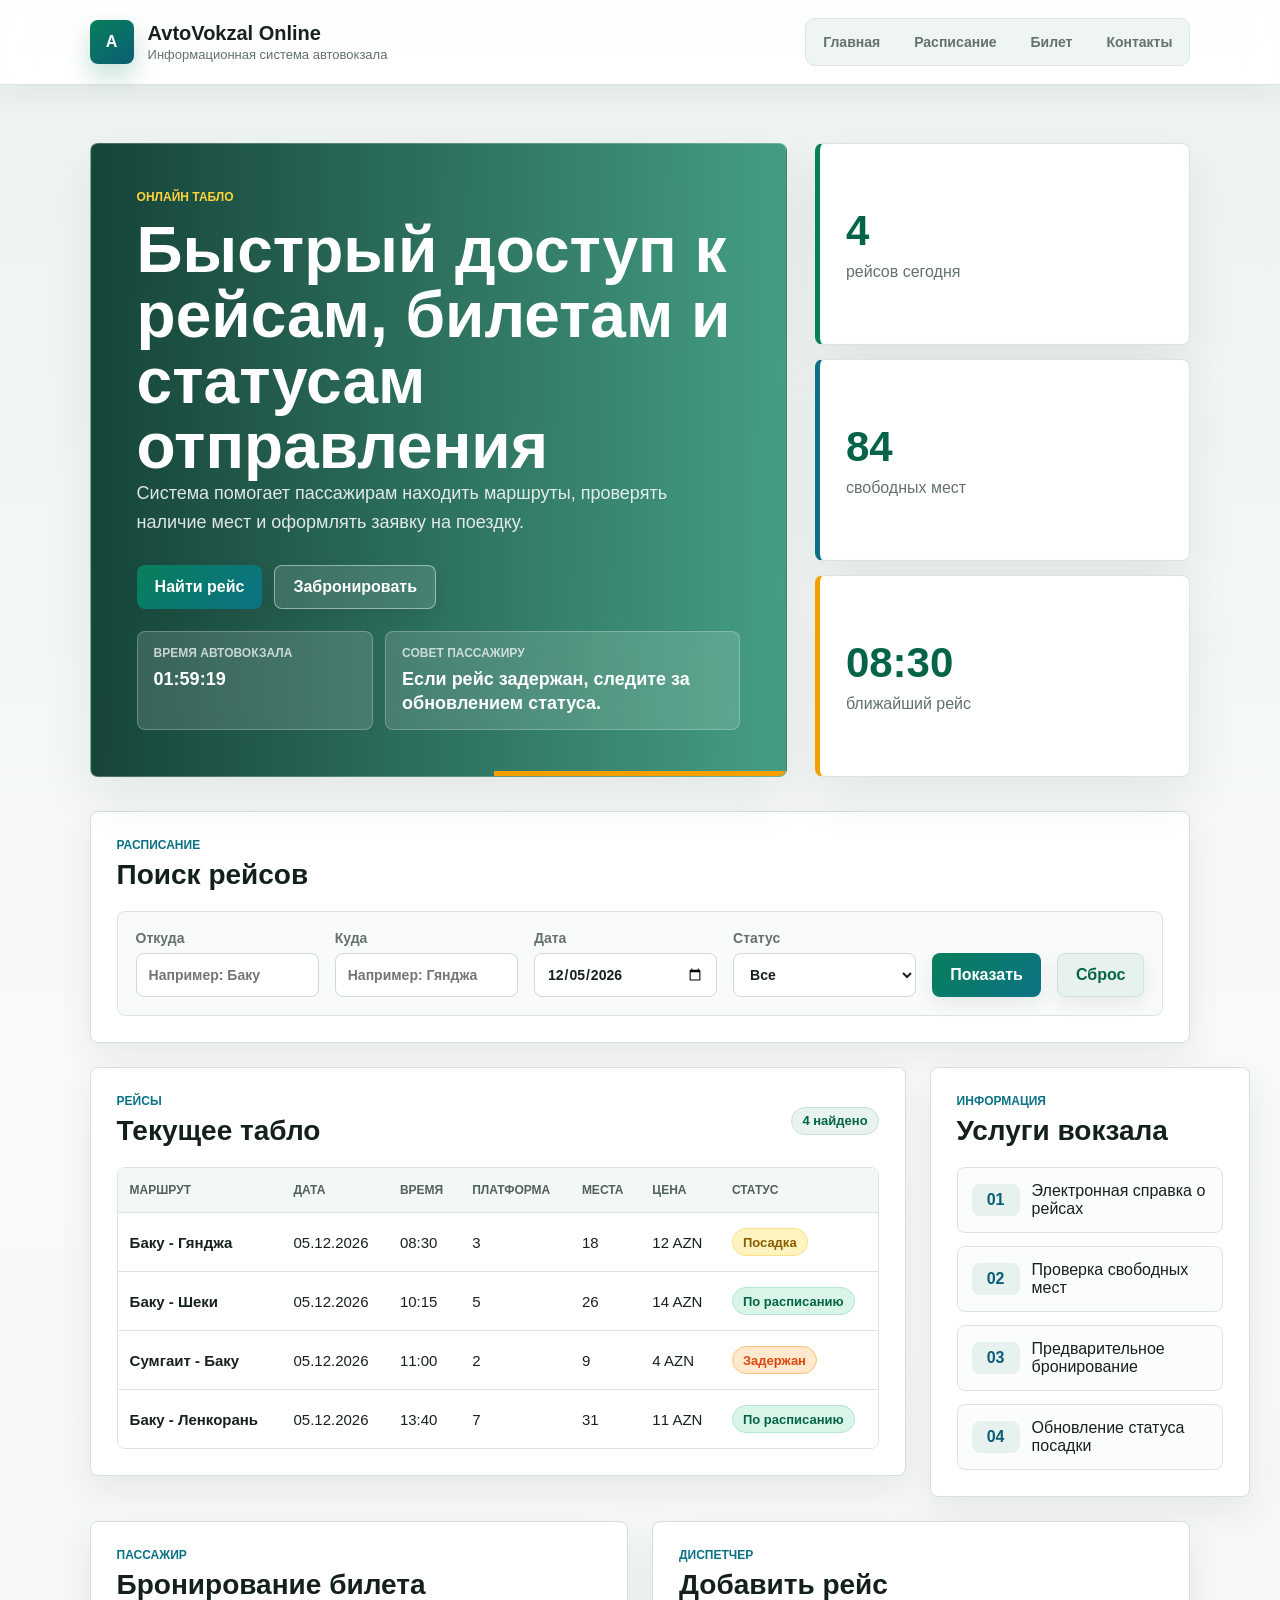
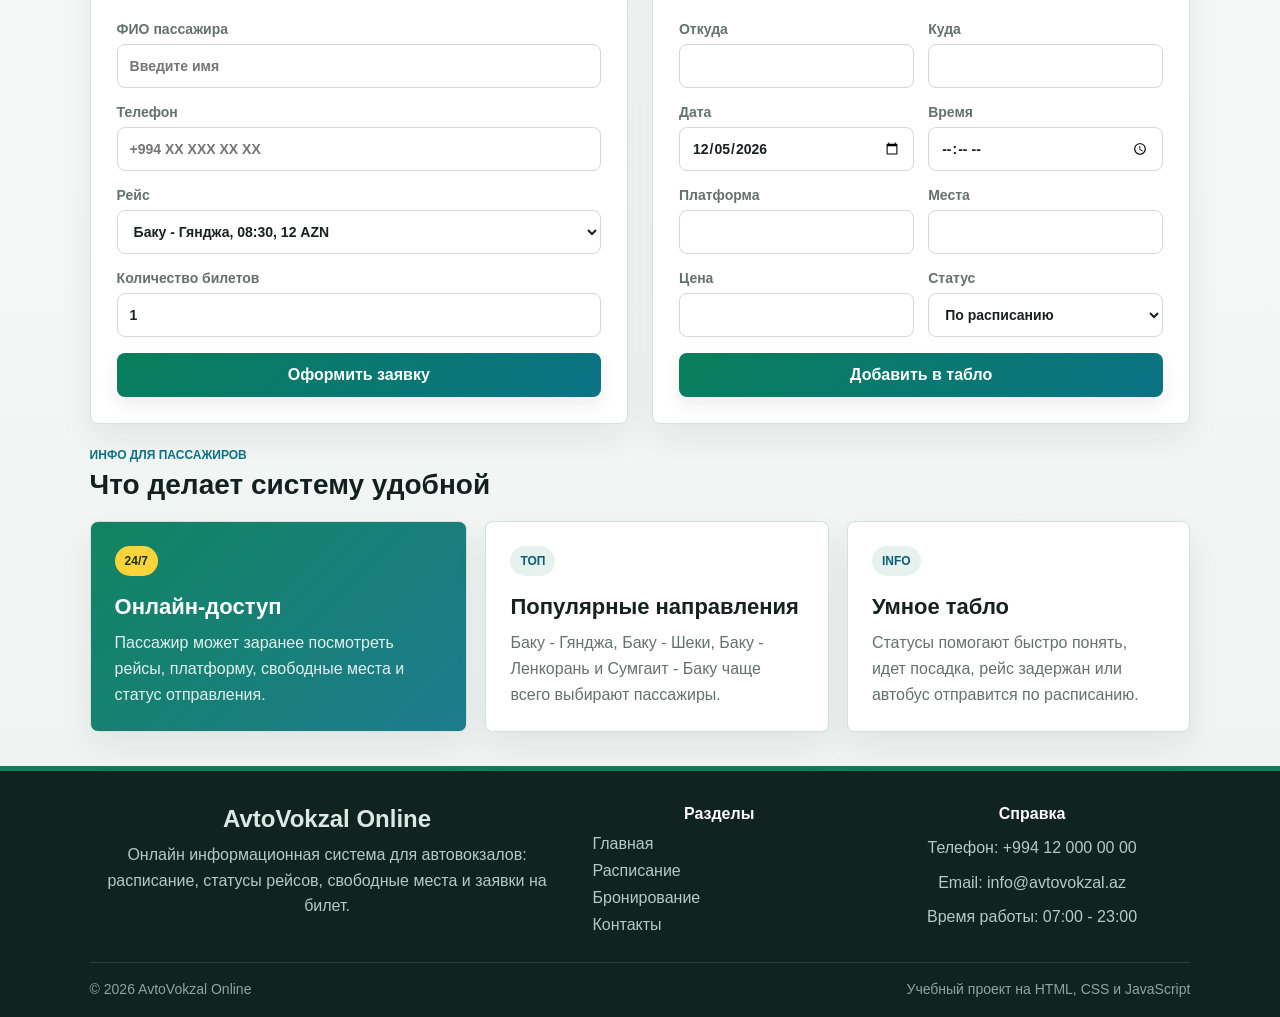
<file: index.html>
<!DOCTYPE html>
<html lang="ru">
<head>
  <meta charset="UTF-8">
  <meta name="viewport" content="width=device-width, initial-scale=1.0">
  <title>AvtoVokzal Online</title>
  <link rel="stylesheet" href="style.css">
</head>
<body>
  <!-- Шапка сайта: логотип и навигация между страницами проекта -->
  <header class="topbar">
    <div class="brand">
      <span class="brand-mark">A</span>
      <div>
        <h1>AvtoVokzal Online</h1>
        <p>Информационная система автовокзала</p>
      </div>
    </div>
    <nav class="nav">
      <a href="index.html">Главная</a>
      <a href="schedule.html">Расписание</a>
      <a href="booking.html">Билет</a>
      <a href="contacts.html">Контакты</a>
    </nav>
  </header>

  <main>
    <!-- Главный блок: краткое описание системы, кнопки и статистика автовокзала -->
    <section class="hero">
      <div class="hero-content">
        <p class="eyebrow">Онлайн табло</p>
        <h2>Быстрый доступ к рейсам, билетам и статусам отправления</h2>
        <p class="hero-text">Система помогает пассажирам находить маршруты, проверять наличие мест и оформлять заявку на поездку.</p>
        <div class="hero-actions">
          <a class="button primary" href="#schedule">Найти рейс</a>
          <a class="button ghost" href="#booking">Забронировать</a>
        </div>
        <div class="live-widget">
          <div>
            <span>Время автовокзала</span>
            <strong id="stationClock">--:--:--</strong>
          </div>
          <div>
            <span>Совет пассажиру</span>
            <strong id="passengerTip">Проверьте платформу перед посадкой.</strong>
          </div>
        </div>
      </div>
      <div class="status-board" aria-label="Сводка автовокзала">
        <div>
          <span id="routeCount">0</span>
          <p>рейсов сегодня</p>
        </div>
        <div>
          <span id="seatCount">0</span>
          <p>свободных мест</p>
        </div>
        <div>
          <span id="nextRoute">--:--</span>
          <p>ближайший рейс</p>
        </div>
      </div>
    </section>

    <!-- Панель поиска: фильтрация рейсов по городу, дате и статусу -->
    <section class="panel tools" id="schedule">
      <div class="section-heading">
        <p class="eyebrow">Расписание</p>
        <h2>Поиск рейсов</h2>
      </div>
      <form class="search-form" id="searchForm">
        <label>
          Откуда
          <input type="text" id="fromInput" placeholder="Например: Баку">
        </label>
        <label>
          Куда
          <input type="text" id="toInput" placeholder="Например: Гянджа">
        </label>
        <label>
          Дата
          <input type="date" id="dateInput">
        </label>
        <label>
          Статус
          <select id="statusInput">
            <option value="">Все</option>
            <option value="По расписанию">По расписанию</option>
            <option value="Посадка">Посадка</option>
            <option value="Задержан">Задержан</option>
          </select>
        </label>
        <button class="button primary" type="submit">Показать</button>
        <button class="button soft" type="button" id="resetFilters">Сброс</button>
      </form>
    </section>

    <!-- Табло рейсов: строки таблицы создаются через JavaScript -->
    <section class="grid-layout">
      <div class="panel">
        <div class="section-heading row">
          <div>
            <p class="eyebrow">Рейсы</p>
            <h2>Текущее табло</h2>
          </div>
          <span class="badge" id="resultCount">0 найдено</span>
        </div>
        <div class="table-wrap">
          <table>
            <thead>
              <tr>
                <th>Маршрут</th>
                <th>Дата</th>
                <th>Время</th>
                <th>Платформа</th>
                <th>Места</th>
                <th>Цена</th>
                <th>Статус</th>
              </tr>
            </thead>
            <tbody id="routesTable"></tbody>
          </table>
        </div>
      </div>

      <aside class="panel">
        <div class="section-heading">
          <p class="eyebrow">Информация</p>
          <h2>Услуги вокзала</h2>
        </div>
        <ul class="service-list">
          <li><span>01</span>Электронная справка о рейсах</li>
          <li><span>02</span>Проверка свободных мест</li>
          <li><span>03</span>Предварительное бронирование</li>
          <li><span>04</span>Обновление статуса посадки</li>
        </ul>
      </aside>
    </section>

    <!-- Формы: бронирование билета и добавление нового рейса диспетчером -->
    <section class="grid-layout two">
      <div class="panel" id="booking">
        <div class="section-heading">
          <p class="eyebrow">Пассажир</p>
          <h2>Бронирование билета</h2>
        </div>
        <form id="bookingForm" class="data-form">
          <label>
            ФИО пассажира
            <input type="text" id="passengerName" required placeholder="Введите имя">
          </label>
          <label>
            Телефон
            <input type="tel" id="passengerPhone" required placeholder="+994 XX XXX XX XX">
          </label>
          <label>
            Рейс
            <select id="routeSelect" required></select>
          </label>
          <label>
            Количество билетов
            <input type="number" id="ticketCount" min="1" max="5" value="1" required>
          </label>
          <button class="button primary" type="submit">Оформить заявку</button>
        </form>
        <div class="message" id="bookingMessage" role="status"></div>
      </div>

      <div class="panel" id="admin">
        <div class="section-heading">
          <p class="eyebrow">Диспетчер</p>
          <h2>Добавить рейс</h2>
        </div>
        <form id="adminForm" class="data-form">
          <div class="split">
            <label>
              Откуда
              <input type="text" id="adminFrom" required>
            </label>
            <label>
              Куда
              <input type="text" id="adminTo" required>
            </label>
          </div>
          <div class="split">
            <label>
              Дата
              <input type="date" id="adminDate" required>
            </label>
            <label>
              Время
              <input type="time" id="adminTime" required>
            </label>
          </div>
          <div class="split">
            <label>
              Платформа
              <input type="number" id="adminPlatform" min="1" required>
            </label>
            <label>
              Места
              <input type="number" id="adminSeats" min="1" required>
            </label>
          </div>
          <div class="split">
            <label>
              Цена
              <input type="number" id="adminPrice" min="1" required>
            </label>
            <label>
              Статус
              <select id="adminStatus">
                <option>По расписанию</option>
                <option>Посадка</option>
                <option>Задержан</option>
              </select>
            </label>
          </div>
          <button class="button primary" type="submit">Добавить в табло</button>
        </form>
      </div>
    </section>
    <!-- Дополнительная информация для пассажиров в виде карточек -->
    <section class="info-section">
      <div class="section-heading">
        <p class="eyebrow">Инфо для пассажиров</p>
        <h2>Что делает систему удобной</h2>
      </div>
      <div class="info-grid">
        <article class="info-card highlight">
          <span>24/7</span>
          <h3>Онлайн-доступ</h3>
          <p>Пассажир может заранее посмотреть рейсы, платформу, свободные места и статус отправления.</p>
        </article>
        <article class="info-card">
          <span>ТОП</span>
          <h3>Популярные направления</h3>
          <p>Баку - Гянджа, Баку - Шеки, Баку - Ленкорань и Сумгаит - Баку чаще всего выбирают пассажиры.</p>
        </article>
        <article class="info-card">
          <span>INFO</span>
          <h3>Умное табло</h3>
          <p>Статусы помогают быстро понять, идет посадка, рейс задержан или автобус отправится по расписанию.</p>
        </article>
      </div>
    </section>
  </main>

  <footer class="site-footer">
    <div class="footer-grid">
      <div>
        <h3>AvtoVokzal Online</h3>
        <p>Онлайн информационная система для автовокзалов: расписание, статусы рейсов, свободные места и заявки на билет.</p>
      </div>
      <div>
        <h4>Разделы</h4>
        <a href="index.html">Главная</a>
        <a href="schedule.html">Расписание</a>
        <a href="booking.html">Бронирование</a>
        <a href="contacts.html">Контакты</a>
      </div>
      <div>
        <h4>Справка</h4>
        <p>Телефон: +994 12 000 00 00</p>
        <p>Email: info@avtovokzal.az</p>
        <p>Время работы: 07:00 - 23:00</p>
      </div>
    </div>
    <div class="footer-bottom">
      <span>© 2026 AvtoVokzal Online</span>
      <span>Учебный проект на HTML, CSS и JavaScript</span>
    </div>
  </footer>

  <script src="script.js"></script>
</body>
</html>
</file>
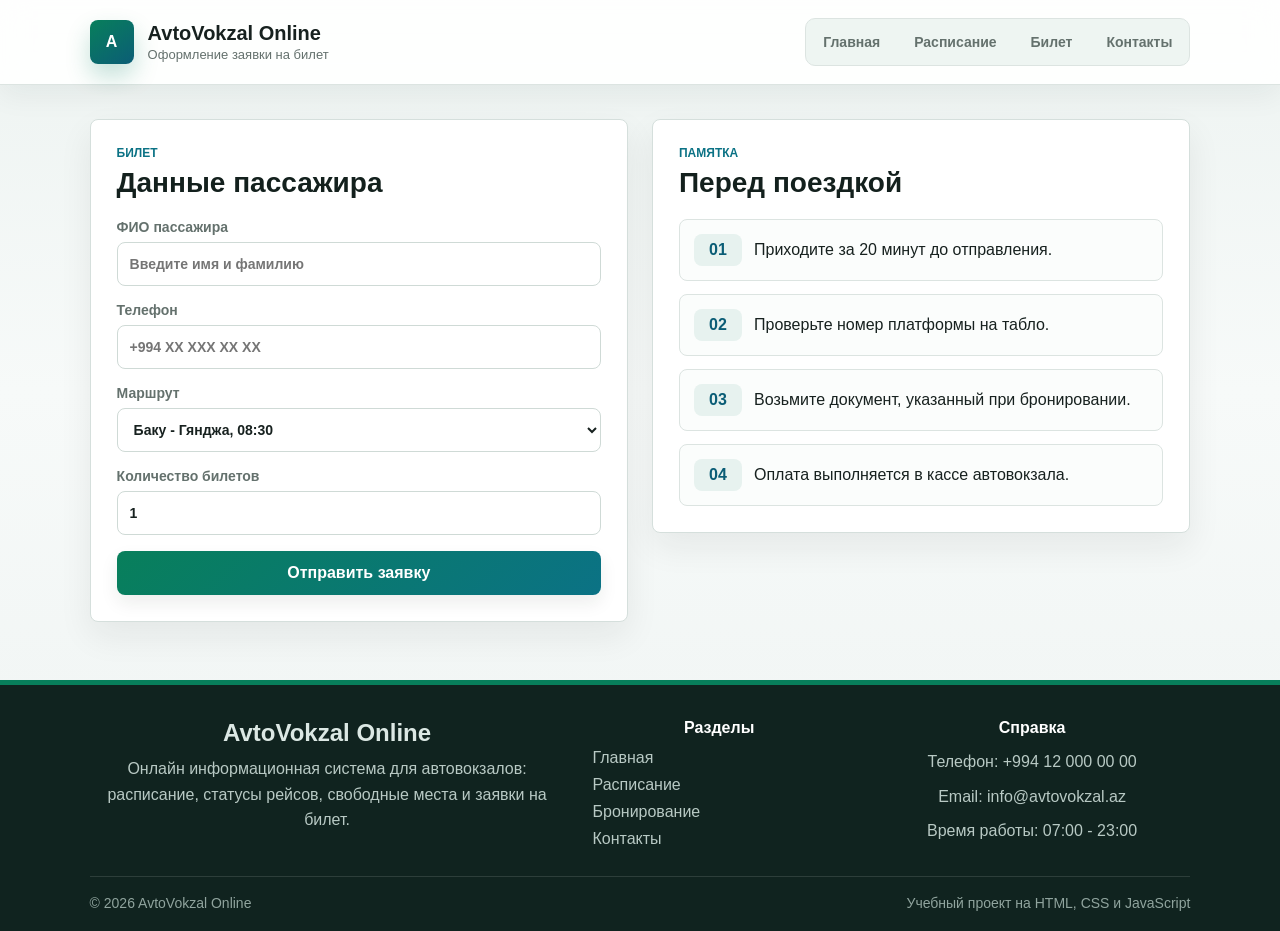
<file: booking.html>
<!DOCTYPE html>
<html lang="ru">
<head>
  <meta charset="UTF-8">
  <meta name="viewport" content="width=device-width, initial-scale=1.0">
  <title>Бронирование билета | AvtoVokzal Online</title>
  <link rel="stylesheet" href="style.css">
</head>
<body>
  <!-- Шапка страницы бронирования: логотип и навигация -->
  <header class="topbar">
    <div class="brand">
      <span class="brand-mark">A</span>
      <div>
        <h1>AvtoVokzal Online</h1>
        <p>Оформление заявки на билет</p>
      </div>
    </div>
    <nav class="nav">
      <a href="index.html">Главная</a>
      <a href="schedule.html">Расписание</a>
      <a href="booking.html">Билет</a>
      <a href="contacts.html">Контакты</a>
    </nav>
  </header>

  <main>
    <!-- Контент страницы: форма бронирования и памятка пассажира -->
    <section class="grid-layout two page-panel">
      <div class="panel">
        <div class="section-heading">
          <p class="eyebrow">Билет</p>
          <h2>Данные пассажира</h2>
        </div>
        <form class="data-form">
          <label>
            ФИО пассажира
            <input type="text" placeholder="Введите имя и фамилию" required>
          </label>
          <label>
            Телефон
            <input type="tel" placeholder="+994 XX XXX XX XX" required>
          </label>
          <label>
            Маршрут
            <select required>
              <option>Баку - Гянджа, 08:30</option>
              <option>Баку - Шеки, 10:15</option>
              <option>Сумгаит - Баку, 11:00</option>
              <option>Баку - Ленкорань, 13:40</option>
            </select>
          </label>
          <label>
            Количество билетов
            <input type="number" min="1" max="5" value="1" required>
          </label>
          <button class="button primary" type="submit">Отправить заявку</button>
        </form>
      </div>

      <aside class="panel">
        <div class="section-heading">
          <p class="eyebrow">Памятка</p>
          <h2>Перед поездкой</h2>
        </div>
        <ul class="service-list">
          <li><span>01</span>Приходите за 20 минут до отправления.</li>
          <li><span>02</span>Проверьте номер платформы на табло.</li>
          <li><span>03</span>Возьмите документ, указанный при бронировании.</li>
          <li><span>04</span>Оплата выполняется в кассе автовокзала.</li>
        </ul>
      </aside>
    </section>
  </main>

  <!-- Footer: общая информация об информационной системе -->
  <footer class="site-footer">
    <div class="footer-grid">
      <div>
        <h3>AvtoVokzal Online</h3>
        <p>Онлайн информационная система для автовокзалов: расписание, статусы рейсов, свободные места и заявки на билет.</p>
      </div>
      <div>
        <h4>Разделы</h4>
        <a href="index.html">Главная</a>
        <a href="schedule.html">Расписание</a>
        <a href="booking.html">Бронирование</a>
        <a href="contacts.html">Контакты</a>
      </div>
      <div>
        <h4>Справка</h4>
        <p>Телефон: +994 12 000 00 00</p>
        <p>Email: info@avtovokzal.az</p>
        <p>Время работы: 07:00 - 23:00</p>
      </div>
    </div>
    <div class="footer-bottom">
      <span>© 2026 AvtoVokzal Online</span>
      <span>Учебный проект на HTML, CSS и JavaScript</span>
    </div>
  </footer>
</body>
</html>
</file>
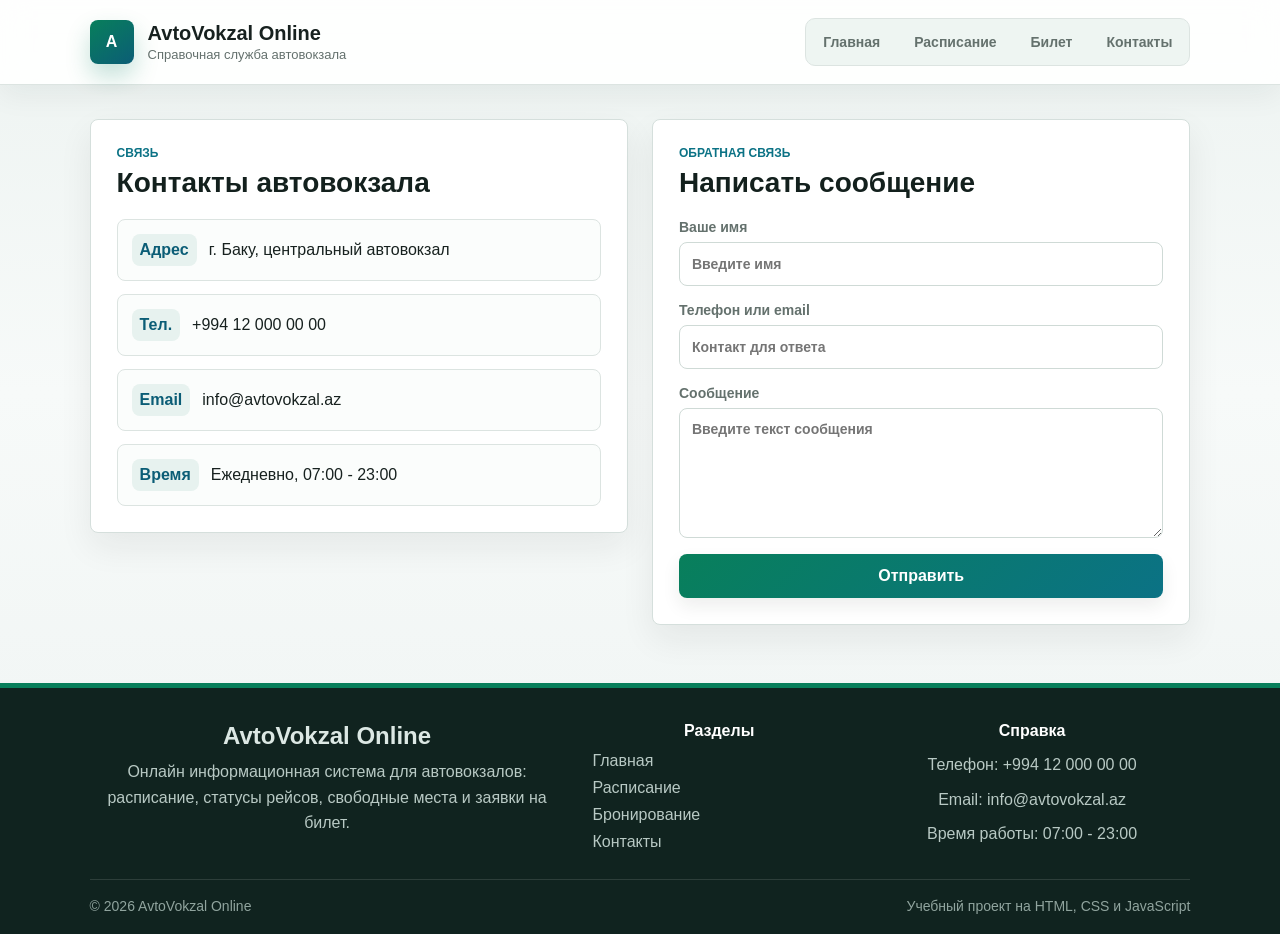
<file: contacts.html>
<!DOCTYPE html>
<html lang="ru">
<head>
  <meta charset="UTF-8">
  <meta name="viewport" content="width=device-width, initial-scale=1.0">
  <title>Контакты | AvtoVokzal Online</title>
  <link rel="stylesheet" href="style.css">
</head>
<body>
  <!-- Шапка страницы контактов: единая навигация проекта -->
  <header class="topbar">
    <div class="brand">
      <span class="brand-mark">A</span>
      <div>
        <h1>AvtoVokzal Online</h1>
        <p>Справочная служба автовокзала</p>
      </div>
    </div>
    <nav class="nav">
      <a href="index.html">Главная</a>
      <a href="schedule.html">Расписание</a>
      <a href="booking.html">Билет</a>
      <a href="contacts.html">Контакты</a>
    </nav>
  </header>

  <main>
    <!-- Контактная информация и форма обратной связи -->
    <section class="grid-layout two page-panel">
      <div class="panel">
        <div class="section-heading">
          <p class="eyebrow">Связь</p>
          <h2>Контакты автовокзала</h2>
        </div>
        <ul class="service-list">
          <li><span>Адрес</span>г. Баку, центральный автовокзал</li>
          <li><span>Тел.</span>+994 12 000 00 00</li>
          <li><span>Email</span>info@avtovokzal.az</li>
          <li><span>Время</span>Ежедневно, 07:00 - 23:00</li>
        </ul>
      </div>

      <div class="panel">
        <div class="section-heading">
          <p class="eyebrow">Обратная связь</p>
          <h2>Написать сообщение</h2>
        </div>
        <form class="data-form">
          <label>
            Ваше имя
            <input type="text" placeholder="Введите имя" required>
          </label>
          <label>
            Телефон или email
            <input type="text" placeholder="Контакт для ответа" required>
          </label>
          <label>
            Сообщение
            <textarea placeholder="Введите текст сообщения" required></textarea>
          </label>
          <button class="button primary" type="submit">Отправить</button>
        </form>
      </div>
    </section>
  </main>

  <!-- Footer: ссылки, контакты и краткое описание проекта -->
  <footer class="site-footer">
    <div class="footer-grid">
      <div>
        <h3>AvtoVokzal Online</h3>
        <p>Онлайн информационная система для автовокзалов: расписание, статусы рейсов, свободные места и заявки на билет.</p>
      </div>
      <div>
        <h4>Разделы</h4>
        <a href="index.html">Главная</a>
        <a href="schedule.html">Расписание</a>
        <a href="booking.html">Бронирование</a>
        <a href="contacts.html">Контакты</a>
      </div>
      <div>
        <h4>Справка</h4>
        <p>Телефон: +994 12 000 00 00</p>
        <p>Email: info@avtovokzal.az</p>
        <p>Время работы: 07:00 - 23:00</p>
      </div>
    </div>
    <div class="footer-bottom">
      <span>© 2026 AvtoVokzal Online</span>
      <span>Учебный проект на HTML, CSS и JavaScript</span>
    </div>
  </footer>
</body>
</html>
</file>
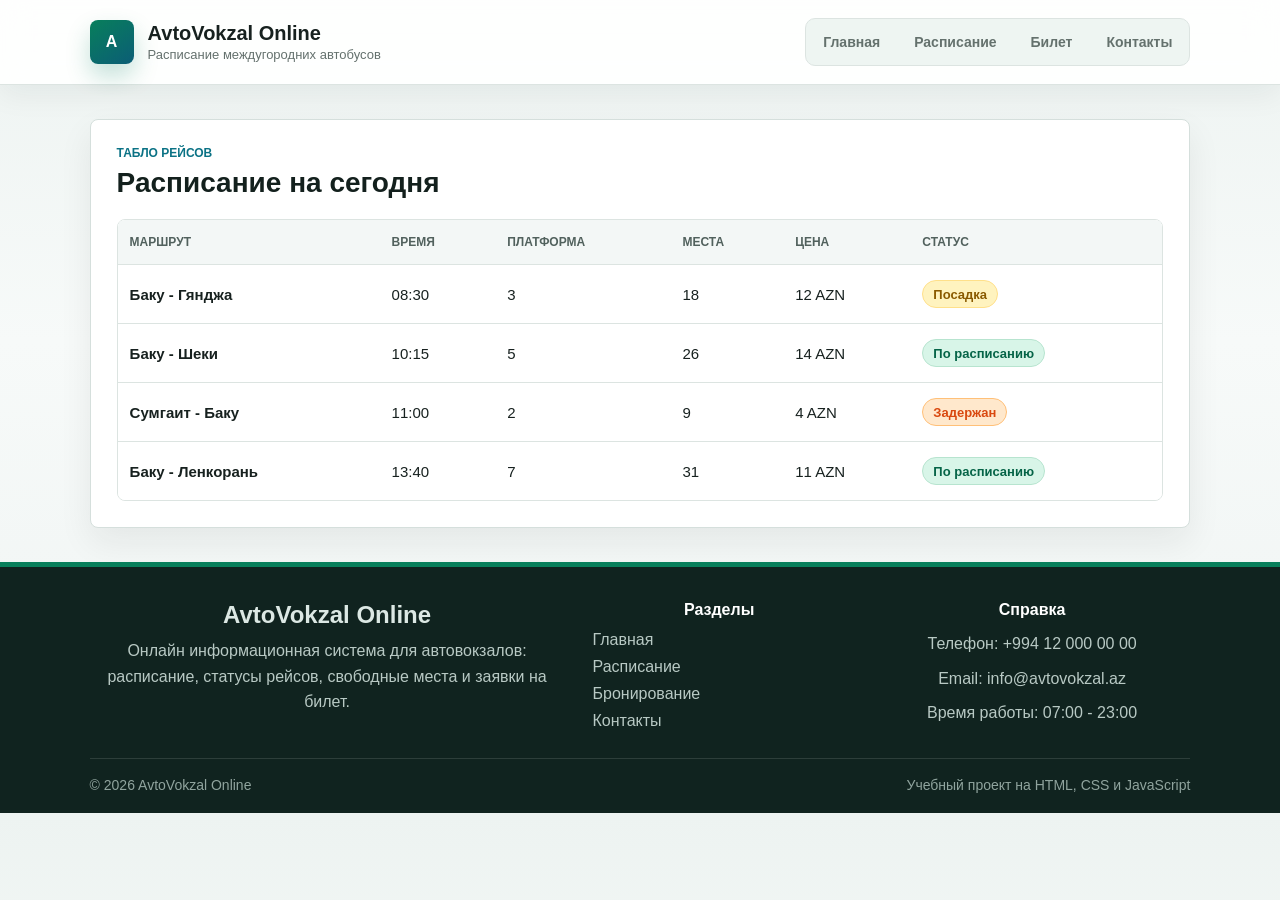
<file: schedule.html>
<!DOCTYPE html>
<html lang="ru">
<head>
  <meta charset="UTF-8">
  <meta name="viewport" content="width=device-width, initial-scale=1.0">
  <title>Расписание рейсов | AvtoVokzal Online</title>
  <link rel="stylesheet" href="style.css">
</head>
<body>
  <!-- Шапка страницы расписания: переходы между разделами сайта -->
  <header class="topbar">
    <div class="brand">
      <span class="brand-mark">A</span>
      <div>
        <h1>AvtoVokzal Online</h1>
        <p>Расписание междугородних автобусов</p>
      </div>
    </div>
    <nav class="nav">
      <a href="index.html">Главная</a>
      <a href="schedule.html">Расписание</a>
      <a href="booking.html">Билет</a>
      <a href="contacts.html">Контакты</a>
    </nav>
  </header>

  <main>
    <!-- Основное расписание: статическая таблица рейсов для отдельной страницы -->
    <section class="panel page-panel">
      <div class="section-heading">
        <p class="eyebrow">Табло рейсов</p>
        <h2>Расписание на сегодня</h2>
      </div>
      <div class="table-wrap">
        <table>
          <thead>
            <tr>
              <th>Маршрут</th>
              <th>Время</th>
              <th>Платформа</th>
              <th>Места</th>
              <th>Цена</th>
              <th>Статус</th>
            </tr>
          </thead>
          <tbody>
            <tr>
              <td><strong>Баку - Гянджа</strong></td>
              <td>08:30</td>
              <td>3</td>
              <td>18</td>
              <td>12 AZN</td>
              <td><span class="route-status status-boarding">Посадка</span></td>
            </tr>
            <tr>
              <td><strong>Баку - Шеки</strong></td>
              <td>10:15</td>
              <td>5</td>
              <td>26</td>
              <td>14 AZN</td>
              <td><span class="route-status status-ok">По расписанию</span></td>
            </tr>
            <tr>
              <td><strong>Сумгаит - Баку</strong></td>
              <td>11:00</td>
              <td>2</td>
              <td>9</td>
              <td>4 AZN</td>
              <td><span class="route-status status-late">Задержан</span></td>
            </tr>
            <tr>
              <td><strong>Баку - Ленкорань</strong></td>
              <td>13:40</td>
              <td>7</td>
              <td>31</td>
              <td>11 AZN</td>
              <td><span class="route-status status-ok">По расписанию</span></td>
            </tr>
          </tbody>
        </table>
      </div>
    </section>
  </main>

  <!-- Footer: контакты и быстрые ссылки проекта -->
  <footer class="site-footer">
    <div class="footer-grid">
      <div>
        <h3>AvtoVokzal Online</h3>
        <p>Онлайн информационная система для автовокзалов: расписание, статусы рейсов, свободные места и заявки на билет.</p>
      </div>
      <div>
        <h4>Разделы</h4>
        <a href="index.html">Главная</a>
        <a href="schedule.html">Расписание</a>
        <a href="booking.html">Бронирование</a>
        <a href="contacts.html">Контакты</a>
      </div>
      <div>
        <h4>Справка</h4>
        <p>Телефон: +994 12 000 00 00</p>
        <p>Email: info@avtovokzal.az</p>
        <p>Время работы: 07:00 - 23:00</p>
      </div>
    </div>
    <div class="footer-bottom">
      <span>© 2026 AvtoVokzal Online</span>
      <span>Учебный проект на HTML, CSS и JavaScript</span>
    </div>
  </footer>
</body>
</html>
</file>
<file: style.css>
:root {
  /* Основные цвета проекта: используются на всех страницах сайта */
  --bg: #f4f7f6;
  --ink: #17211f;
  --muted: #64716d;
  --line: #dce4e1;
  --primary: #087f5b;
  --primary-dark: #056447;
  --accent: #f59f00;
  --danger: #d9480f;
  --panel: #ffffff;
  --soft: #e8f3ef;
  --shadow: 0 20px 50px rgba(23, 33, 31, 0.08);
}

* {
  box-sizing: border-box;
}

html {
  scroll-behavior: smooth;
}

body {
  margin: 0;
  font-family: Arial, Helvetica, sans-serif;
  color: var(--ink);
  background: var(--bg);
  overflow-x: hidden;
}

a {
  color: inherit;
  text-decoration: none;
}

.topbar {
  /* Фиксированная шапка: меню остается доступным при прокрутке страницы */
  position: sticky;
  top: 0;
  z-index: 10;
  display: flex;
  align-items: center;
  justify-content: space-between;
  gap: 24px;
  padding: 18px 7vw;
  background: rgba(255, 255, 255, 0.92);
  border-bottom: 1px solid var(--line);
  backdrop-filter: blur(14px);
}

.brand {
  display: flex;
  align-items: center;
  gap: 14px;
  min-width: 0;
}

.brand-mark {
  display: grid;
  width: 44px;
  height: 44px;
  place-items: center;
  color: #fff;
  font-weight: 800;
  background: var(--primary);
  border-radius: 8px;
}

.brand h1,
.brand p,
.section-heading h2,
.section-heading p,
.hero h2,
.hero p {
  margin: 0;
}

.brand h1 {
  font-size: 20px;
  line-height: 1.1;
}

.brand p {
  margin-top: 3px;
  color: var(--muted);
  font-size: 13px;
}

.nav {
  display: flex;
  gap: 10px;
  flex-wrap: wrap;
  justify-content: flex-end;
}

.nav a {
  padding: 10px 12px;
  color: var(--muted);
  border-radius: 8px;
}

.nav a:hover {
  color: var(--primary-dark);
  background: var(--soft);
}

main {
  width: min(1180px, 86vw);
  margin: 0 auto;
}

.hero {
  /* Первый экран: описание системы и быстрые показатели автовокзала */
  display: grid;
  grid-template-columns: 1.3fr 0.7fr;
  gap: 28px;
  align-items: stretch;
  min-height: 430px;
  padding: 58px 0 34px;
}

.hero-content {
  display: flex;
  flex-direction: column;
  justify-content: center;
  padding: 46px;
  color: #fff;
  background:
    linear-gradient(90deg, rgba(5, 54, 43, 0.93), rgba(8, 127, 91, 0.74)),
    url("https://images.unsplash.com/photo-1544620347-c4fd4a3d5957?auto=format&fit=crop&w=1400&q=80");
  background-position: center;
  background-size: cover;
  border-radius: 8px;
  box-shadow: var(--shadow);
}

.eyebrow {
  color: var(--primary);
  font-size: 12px;
  font-weight: 800;
  letter-spacing: 0;
  text-transform: uppercase;
}

.hero .eyebrow {
  color: #ffd43b;
}

.hero h2 {
  max-width: 720px;
  margin-top: 14px;
  font-size: clamp(34px, 6vw, 64px);
  line-height: 1.02;
}

.hero-text {
  max-width: 620px;
  margin-top: 18px;
  color: rgba(255, 255, 255, 0.86);
  font-size: 18px;
  line-height: 1.6;
}

.hero-actions {
  display: flex;
  gap: 12px;
  margin-top: 28px;
  flex-wrap: wrap;
}

.live-widget {
  /* Живой виджет: текущее время и полезный совет для пассажира */
  display: grid;
  grid-template-columns: 0.8fr 1.2fr;
  gap: 12px;
  max-width: 680px;
  margin-top: 22px;
}

.live-widget div {
  padding: 14px 16px;
  background: rgba(255, 255, 255, 0.14);
  border: 1px solid rgba(255, 255, 255, 0.24);
  border-radius: 8px;
  backdrop-filter: blur(10px);
}

.live-widget span {
  display: block;
  color: rgba(255, 255, 255, 0.72);
  font-size: 12px;
  font-weight: 800;
  text-transform: uppercase;
}

.live-widget strong {
  display: block;
  margin-top: 7px;
  color: #fff;
  font-size: 18px;
  line-height: 1.35;
}

.button {
  display: inline-flex;
  align-items: center;
  justify-content: center;
  min-height: 44px;
  padding: 0 18px;
  border: 0;
  border-radius: 8px;
  font: inherit;
  font-weight: 700;
  cursor: pointer;
  transition: transform 0.15s ease, background 0.15s ease;
  text-align: center;
}

.button:hover {
  transform: translateY(-1px);
}

.primary {
  color: #fff;
  background: var(--primary);
}

.primary:hover {
  background: var(--primary-dark);
}

.ghost {
  color: #fff;
  border: 1px solid rgba(255, 255, 255, 0.45);
  background: rgba(255, 255, 255, 0.12);
}

.soft {
  color: var(--primary-dark);
  background: var(--soft);
}

.status-board {
  display: grid;
  gap: 14px;
}

.status-board div,
.panel {
  background: var(--panel);
  border: 1px solid var(--line);
  border-radius: 8px;
  box-shadow: var(--shadow);
}

.status-board div {
  display: flex;
  flex-direction: column;
  justify-content: center;
  padding: 26px;
}

.status-board span {
  font-size: 42px;
  font-weight: 800;
  color: var(--primary-dark);
}

.status-board p {
  margin: 8px 0 0;
  color: var(--muted);
}

.panel {
  padding: 26px;
  margin-bottom: 24px;
}

.section-heading {
  margin-bottom: 20px;
}

.section-heading h2 {
  margin-top: 6px;
  font-size: 28px;
}

.row {
  display: flex;
  align-items: center;
  justify-content: space-between;
  gap: 16px;
}

.search-form,
.data-form {
  display: grid;
  gap: 16px;
}

.search-form {
  /* Компактная панель фильтров для поиска нужного рейса */
  grid-template-columns: repeat(4, minmax(130px, 1fr)) auto auto;
  align-items: end;
}

label {
  display: grid;
  gap: 7px;
  color: var(--muted);
  font-size: 14px;
  font-weight: 700;
}

input,
select,
textarea {
  width: 100%;
  min-height: 44px;
  padding: 0 12px;
  color: var(--ink);
  font: inherit;
  border: 1px solid var(--line);
  border-radius: 8px;
  background: #fff;
  outline: none;
}

input:focus,
select:focus,
textarea:focus {
  border-color: var(--primary);
  box-shadow: 0 0 0 3px rgba(8, 127, 91, 0.14);
}

textarea {
  min-height: 130px;
  padding-top: 12px;
  resize: vertical;
}

.page-panel {
  margin-top: 34px;
}

.grid-layout {
  display: grid;
  grid-template-columns: 1fr 320px;
  gap: 24px;
  align-items: start;
}

.grid-layout.two {
  grid-template-columns: 1fr 1fr;
}

.table-wrap {
  overflow-x: auto;
  -webkit-overflow-scrolling: touch;
}

table {
  /* Таблица широкая, поэтому на планшетах она прокручивается по горизонтали */
  width: 100%;
  border-collapse: collapse;
  min-width: 760px;
}

th,
td {
  padding: 15px 12px;
  text-align: left;
  border-bottom: 1px solid var(--line);
}

th {
  color: var(--muted);
  font-size: 13px;
  text-transform: uppercase;
}

td {
  font-size: 15px;
}

.badge,
.route-status {
  display: inline-flex;
  align-items: center;
  min-height: 28px;
  padding: 0 10px;
  border-radius: 999px;
  font-size: 13px;
  font-weight: 800;
  white-space: nowrap;
}

.badge {
  color: var(--primary-dark);
  background: var(--soft);
}

.status-ok {
  color: var(--primary-dark);
  background: #d8f5e8;
}

.status-boarding {
  color: #8a5a00;
  background: #fff3bf;
}

.status-late {
  color: var(--danger);
  background: #ffe8cc;
}

.service-list {
  display: grid;
  gap: 13px;
  padding: 0;
  margin: 0;
  list-style: none;
}

.service-list li {
  display: flex;
  align-items: center;
  gap: 12px;
  padding: 14px;
  border: 1px solid var(--line);
  border-radius: 8px;
}

.service-list span {
  color: var(--accent);
  font-weight: 800;
}

.split {
  display: grid;
  grid-template-columns: 1fr 1fr;
  gap: 14px;
}

.message {
  display: none;
  margin-top: 16px;
  padding: 14px;
  color: var(--primary-dark);
  background: var(--soft);
  border-radius: 8px;
  line-height: 1.5;
}

.message.show {
  display: block;
}

footer {
  padding: 30px 7vw;
  color: var(--muted);
  text-align: center;
}

/* Профессиональная визуальная доработка интерфейса */
body {
  background:
    linear-gradient(180deg, #edf3f1 0%, #f7faf9 42%, #eef3f2 100%);
}

.topbar {
  box-shadow: 0 10px 30px rgba(23, 33, 31, 0.06);
}

.brand-mark {
  background: linear-gradient(145deg, #087f5b, #0b5d76);
  box-shadow: 0 12px 24px rgba(8, 127, 91, 0.24);
}

.nav {
  padding: 5px;
  background: #eef5f2;
  border: 1px solid var(--line);
  border-radius: 10px;
}

.nav a {
  font-size: 14px;
  font-weight: 700;
}

.nav a:hover {
  color: #fff;
  background: var(--primary);
}

.hero {
  min-height: 460px;
}

.hero-content {
  position: relative;
  overflow: hidden;
  border: 1px solid rgba(255, 255, 255, 0.22);
}

.hero-content::after {
  content: "";
  position: absolute;
  right: 0;
  bottom: 0;
  width: 42%;
  height: 5px;
  background: var(--accent);
}

.hero-content > * {
  position: relative;
  z-index: 1;
}

.status-board div {
  position: relative;
  overflow: hidden;
  border-left: 5px solid var(--primary);
}

.status-board div:nth-child(2) {
  border-left-color: #0b7285;
}

.status-board div:nth-child(3) {
  border-left-color: var(--accent);
}

.panel {
  border-color: #d5dfdc;
  box-shadow: 0 14px 34px rgba(23, 33, 31, 0.07);
}

.panel:hover {
  border-color: #c5d4cf;
}

.section-heading h2 {
  color: #13201d;
  line-height: 1.18;
}

.eyebrow {
  color: #0b7285;
}

.search-form {
  padding: 18px;
  background: #f8fbfa;
  border: 1px solid var(--line);
  border-radius: 8px;
}

input,
select,
textarea {
  border-color: #cfdad6;
  box-shadow: inset 0 1px 0 rgba(255, 255, 255, 0.7);
}

input:hover,
select:hover,
textarea:hover {
  border-color: #aebfba;
}

.button {
  box-shadow: 0 8px 18px rgba(23, 33, 31, 0.08);
}

.button:active {
  transform: translateY(0);
}

.primary {
  background: linear-gradient(135deg, #087f5b, #0b7285);
}

.primary:hover {
  background: linear-gradient(135deg, #056447, #075c6b);
}

.soft {
  background: #e7f2ef;
  border: 1px solid #cfe2dc;
}

.table-wrap {
  border: 1px solid var(--line);
  border-radius: 8px;
}

table {
  background: #fff;
}

thead {
  background: #f3f7f6;
}

th {
  color: #51615d;
  font-size: 12px;
  letter-spacing: 0;
}

tbody tr {
  transition: background 0.15s ease;
}

tbody tr:hover {
  background: #f7fbfa;
}

tbody tr:last-child td {
  border-bottom: 0;
}

.badge {
  border: 1px solid #cae1da;
}

.route-status {
  border: 1px solid transparent;
}

.status-ok {
  border-color: #b7e4cf;
}

.status-boarding {
  border-color: #ffe08a;
}

.status-late {
  border-color: #ffc078;
}

.service-list li {
  background: #fbfdfc;
  transition: transform 0.15s ease, border-color 0.15s ease;
}

.service-list li:hover {
  transform: translateX(3px);
  border-color: #bdd0ca;
}

.service-list span {
  display: inline-flex;
  align-items: center;
  justify-content: center;
  min-width: 48px;
  min-height: 32px;
  padding: 0 8px;
  color: #0b5d76;
  background: #e7f2ef;
  border-radius: 8px;
}

.info-section {
  margin-bottom: 24px;
}

.info-grid {
  display: grid;
  grid-template-columns: 1.1fr 1fr 1fr;
  gap: 18px;
}

.info-card {
  min-height: 190px;
  padding: 24px;
  background: #fff;
  border: 1px solid #d5dfdc;
  border-radius: 8px;
  box-shadow: 0 14px 34px rgba(23, 33, 31, 0.07);
}

.info-card.highlight {
  color: #fff;
  background:
    linear-gradient(135deg, rgba(8, 127, 91, 0.96), rgba(11, 114, 133, 0.92)),
    url("https://images.unsplash.com/photo-1494515843206-f3117d3f51b7?auto=format&fit=crop&w=1000&q=80");
  background-position: center;
  background-size: cover;
}

.info-card span {
  display: inline-flex;
  align-items: center;
  min-height: 30px;
  padding: 0 10px;
  color: #0b5d76;
  font-size: 12px;
  font-weight: 800;
  background: #e7f2ef;
  border-radius: 999px;
}

.info-card.highlight span {
  color: #17310d;
  background: #ffd43b;
}

.info-card h3 {
  margin: 18px 0 10px;
  font-size: 22px;
}

.info-card p {
  margin: 0;
  color: var(--muted);
  line-height: 1.6;
}

.info-card.highlight p {
  color: rgba(255, 255, 255, 0.88);
}

.site-footer {
  /* Общий footer для всех HTML-страниц проекта */
  margin-top: 34px;
  padding: 34px 7vw 20px;
  color: #dce8e4;
  background: #10231f;
  border-top: 5px solid var(--primary);
}

.footer-grid {
  display: grid;
  grid-template-columns: 1.5fr 0.8fr 1fr;
  gap: 28px;
  width: min(1180px, 86vw);
  margin: 0 auto;
}

.site-footer h3,
.site-footer h4,
.site-footer p {
  margin: 0;
}

.site-footer h3 {
  font-size: 24px;
}

.site-footer h4 {
  margin-bottom: 12px;
  color: #ffffff;
  font-size: 16px;
}

.site-footer p {
  margin-top: 9px;
  color: #b8c9c4;
  line-height: 1.6;
}

.site-footer a {
  display: block;
  width: fit-content;
  margin-top: 9px;
  color: #b8c9c4;
}

.site-footer a:hover {
  color: #ffffff;
}

.footer-bottom {
  display: flex;
  justify-content: space-between;
  gap: 16px;
  width: min(1180px, 86vw);
  margin: 28px auto 0;
  padding-top: 18px;
  color: #90a49e;
  border-top: 1px solid rgba(255, 255, 255, 0.12);
  font-size: 14px;
}

@media (max-width: 980px) {
  /* Планшеты: большие блоки становятся в одну колонку */
  .hero,
  .grid-layout,
  .grid-layout.two {
    grid-template-columns: 1fr;
  }

  .status-board {
    grid-template-columns: repeat(3, 1fr);
  }

  .topbar {
    align-items: flex-start;
    flex-direction: column;
  }

  .nav {
    justify-content: flex-start;
    width: 100%;
  }

  .search-form {
    grid-template-columns: repeat(2, 1fr);
  }

  .info-grid {
    grid-template-columns: 1fr;
  }

  .footer-grid {
    grid-template-columns: 1fr;
  }
}

@media (max-width: 700px) {
  /* Телефоны: меню, формы и таблица перестраиваются под узкий экран */
  .topbar {
    position: static;
    align-items: flex-start;
    flex-direction: column;
    padding: 14px;
  }

  .brand-mark {
    width: 40px;
    height: 40px;
    flex: 0 0 40px;
  }

  .brand h1 {
    font-size: 18px;
  }

  .brand p {
    font-size: 12px;
  }

  .nav {
    display: grid;
    grid-template-columns: 1fr 1fr;
    gap: 8px;
  }

  .nav a {
    display: flex;
    justify-content: center;
    padding: 10px 8px;
    font-size: 13px;
  }

  main {
    width: min(100% - 28px, 1180px);
  }

  .hero {
    padding-top: 24px;
    gap: 16px;
    min-height: auto;
  }

  .hero-content,
  .panel {
    padding: 20px;
  }

  .hero h2 {
    font-size: 30px;
    line-height: 1.12;
  }

  .hero-text {
    font-size: 16px;
  }

  .hero-actions {
    gap: 10px;
  }

  .hero-actions .button {
    width: 100%;
  }

  .row {
    align-items: flex-start;
    flex-direction: column;
  }

  .status-board span {
    font-size: 34px;
  }

  .status-board,
  .search-form,
  .split,
  .live-widget {
    grid-template-columns: 1fr;
  }

  .search-form {
    padding: 14px;
  }

  .search-form .button {
    width: 100%;
  }

  .table-wrap {
    border: 0;
    overflow: visible;
  }

  table,
  thead,
  tbody,
  tr,
  th,
  td {
    display: block;
    width: 100%;
    min-width: 0;
  }

  thead {
    display: none;
  }

  tr {
    margin-bottom: 12px;
    padding: 14px;
    background: #fff;
    border: 1px solid var(--line);
    border-radius: 8px;
  }

  td {
    display: flex;
    justify-content: space-between;
    gap: 16px;
    padding: 9px 0;
    border-bottom: 1px solid #edf2f0;
    text-align: right;
  }

  td::before {
    /* На телефоне заголовки таблицы показываются как подписи внутри карточек */
    color: var(--muted);
    font-weight: 800;
    text-align: left;
  }

  td:nth-child(1)::before {
    content: "Маршрут";
  }

  td:nth-child(2)::before {
    content: "Дата";
  }

  td:nth-child(3)::before {
    content: "Время";
  }

  td:nth-child(4)::before {
    content: "Платформа";
  }

  td:nth-child(5)::before {
    content: "Места";
  }

  td:nth-child(6)::before {
    content: "Цена";
  }

  td:nth-child(7)::before {
    content: "Статус";
  }

  td:last-child {
    border-bottom: 0;
  }

  .info-card {
    min-height: 0;
  }

  .site-footer,
  footer {
    padding-right: 14px;
    padding-left: 14px;
  }

  .footer-grid,
  .footer-bottom {
    width: 100%;
  }

  .footer-bottom {
    flex-direction: column;
  }
}

@media (max-width: 420px) {
  /* Очень узкие экраны: уменьшаем отступы и делаем элементы еще компактнее */
  .nav {
    grid-template-columns: 1fr;
  }

  .hero h2 {
    font-size: 26px;
  }

  .section-heading h2 {
    font-size: 23px;
  }

  .panel,
  .hero-content,
  .info-card {
    padding: 16px;
  }

  td {
    align-items: flex-start;
    flex-direction: column;
    gap: 4px;
    text-align: left;
  }
}
</file>
